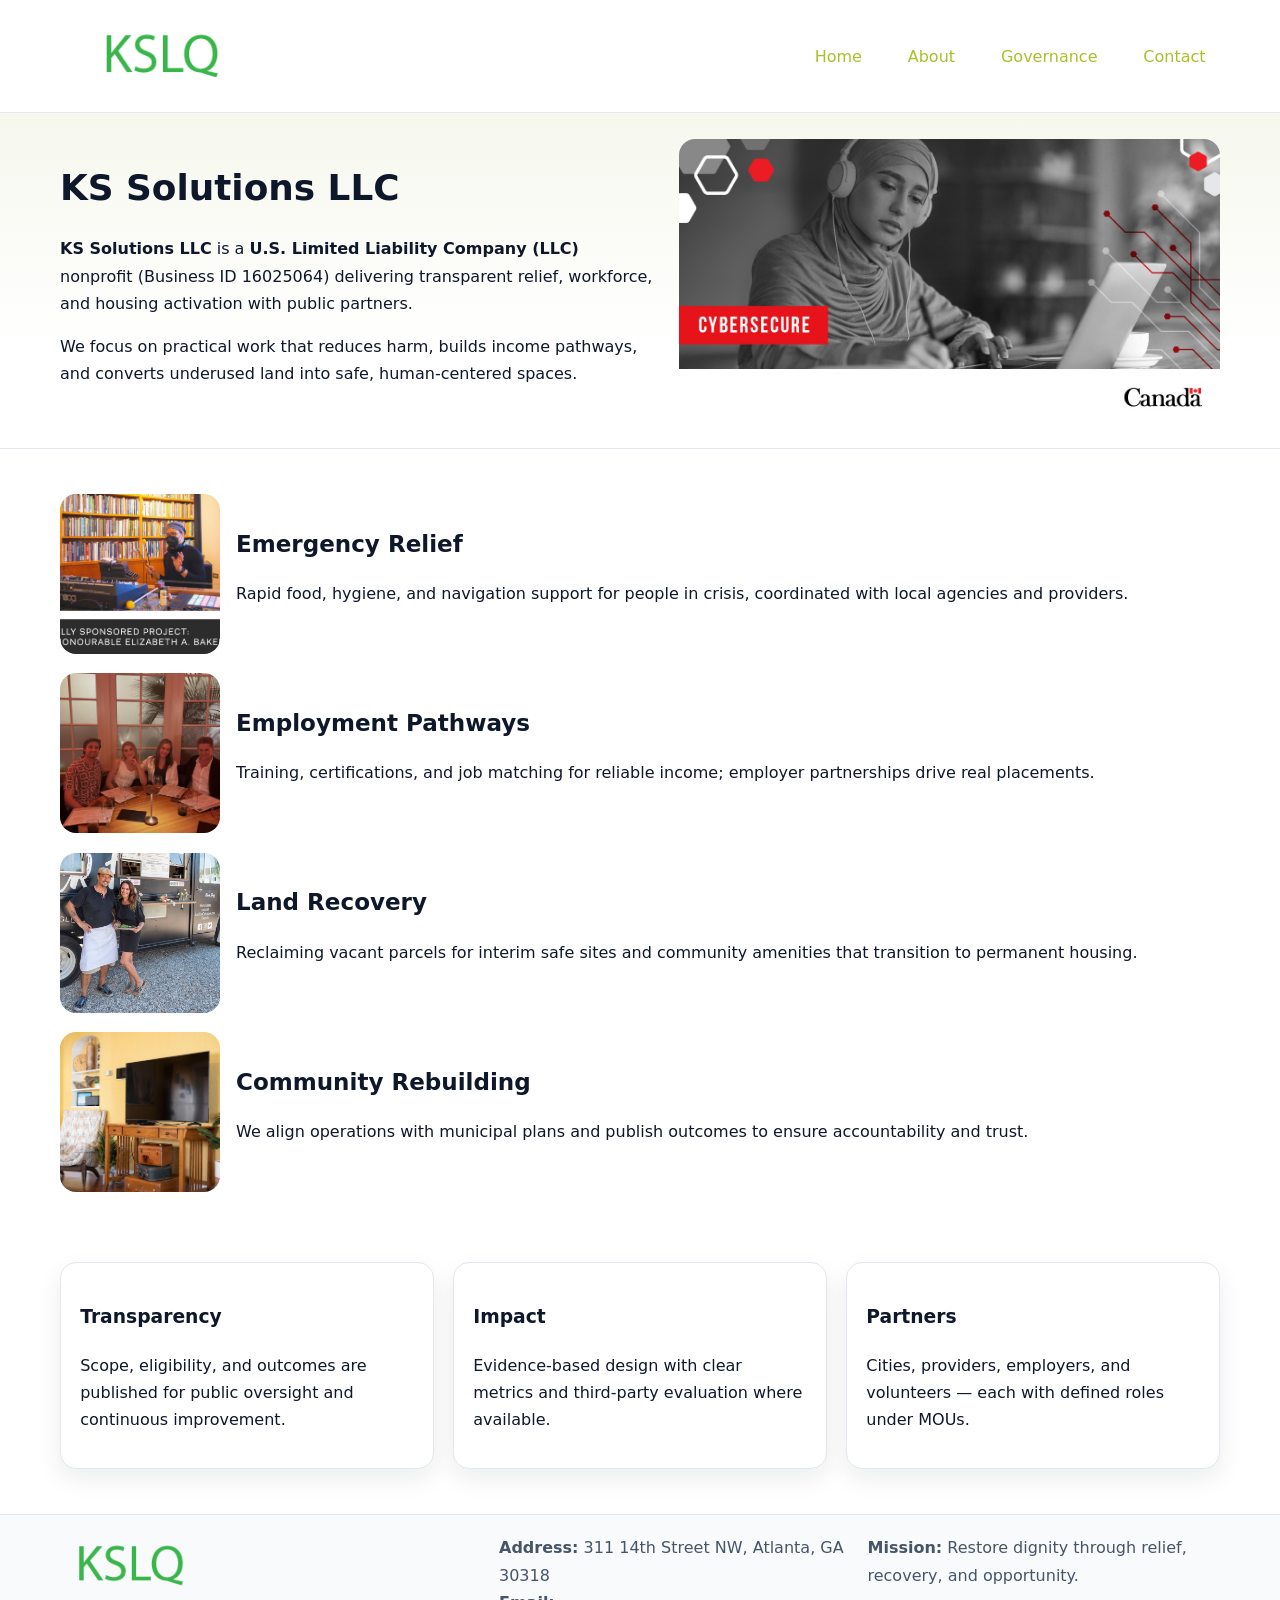
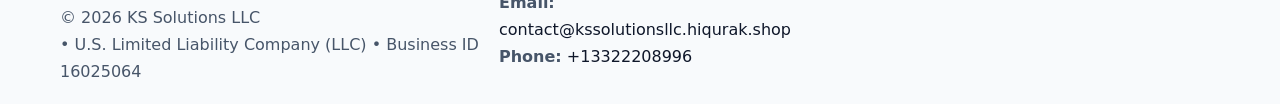
<file: index.html>
<!doctype html><html lang="en"><head>
<meta charset="utf-8"/><meta name="viewport" content="width=device-width,initial-scale=1"/>
<title>KS Solutions LLC – Nonprofit • 2025</title>
<link rel="stylesheet" href="assets/styles.css"/>
<link rel="icon" href="images/logo.png"/>
<meta name="data-ein" content="16025064"/>
<meta name="data-name" content="KS Solutions LLC"/>
<meta name="data-email" content="contact@kssolutionsllc.hiqurak.shop"/>
<meta name="data-phone" content="+13322208996"/>
<meta name="data-address" content="311 14th Street NW, Atlanta, GA 30318"/>
<meta name="data-map" content="311+14th+Street+NW,+Atlanta,+GA+30318"/>
  <meta name="description" content="Dedicated to community services, education, and direct relief, KS Solutions LLC collaborates with neighbors and partners to deliver practical help and long-term impact.">
</head><body>
<div style="position:absolute;left:-9999px;top:-9999px;opacity:0" data-uniq="{{UNIQUE_BLOB}}">
  <span>Dedicated to community services, education, and direct relief, KS Solutions LLC collaborates with neighbors and partners to deliver practical help and long-term impact.</span><svg width="12" height="12" viewBox="0 0 12 12" xmlns="http://www.w3.org/2000/svg"><circle cx="6" cy="6" r="5" fill="#b45309"/></svg><img src="images/programs.jpg" width="1" height="1" alt="" loading="lazy"/>
</div>

<header><div class="cad0a8e8acb c2cd5b69150">
  <a href="index.html"><img src="images/logo.png" alt="KS Solutions LLC" style="width:150px"></a>
  <nav>
    <a class="active" href="index.html">Home</a>
    <a href="about.html">About</a>
    <a href="governance.html">Governance</a>
    <a href="contact.html">Contact</a>
  </nav>
</div></header>

<section class="c8b76f1ec36"><div class="cad0a8e8acb">
  <div>
    <h1>KS Solutions LLC</h1>
    <p><strong>KS Solutions LLC</strong> is a <strong>U.S. Limited Liability Company (LLC)</strong> nonprofit (Business ID 16025064) delivering transparent relief, workforce, and housing activation with public partners.</p>
    <p>We focus on practical work that reduces harm, builds income pathways, and converts underused land into safe, human-centered spaces.</p>
  </div>
  <img src="images/hero.jpg" alt="Community action"/>
</div></section>

<main class="cad0a8e8acb">
  <section class="section">
    <div class="feature"><img src="images/relief.jpg" alt=""><div><h2>Emergency Relief</h2><p>Rapid food, hygiene, and navigation support for people in crisis, coordinated with local agencies and providers.</p></div></div>
    <div class="feature"><img src="images/jobs.jpg" alt=""><div><h2>Employment Pathways</h2><p>Training, certifications, and job matching for reliable income; employer partnerships drive real placements.</p></div></div>
    <div class="feature"><img src="images/land.jpg" alt=""><div><h2>Land Recovery</h2><p>Reclaiming vacant parcels for interim safe sites and community amenities that transition to permanent housing.</p></div></div>
    <div class="feature"><img src="images/community.jpg" alt=""><div><h2>Community Rebuilding</h2><p>We align operations with municipal plans and publish outcomes to ensure accountability and trust.</p></div></div>
  </section>

  <section class="section cc7883e12d5">
    <article class="c7012259dfa"><h3>Transparency</h3><p>Scope, eligibility, and outcomes are published for public oversight and continuous improvement.</p></article>
    <article class="c7012259dfa"><h3>Impact</h3><p>Evidence-based design with clear metrics and third-party evaluation where available.</p></article>
    <article class="c7012259dfa"><h3>Partners</h3><p>Cities, providers, employers, and volunteers — each with defined roles under MOUs.</p></article>
  </section>
</main>

<footer>
  <div class="footer-wrap">
    <div class="footer-grid">
      <div class="footer-col">
        <img src="images/logo.png" alt="" style="width:140px;margin-bottom:.4rem">
        <div class="small">© <span id="year"></span> KS Solutions LLC</div>
        <div class="small"> • U.S. Limited Liability Company (LLC) • Business ID 16025064</div>
      </div>
      <div class="footer-col">
        <div class="small"><strong>Address:</strong> 311 14th Street NW, Atlanta, GA 30318</div>
        <div class="small"><strong>Email:</strong> <a href="mailto:contact@kssolutionsllc.hiqurak.shop">contact@kssolutionsllc.hiqurak.shop</a></div>
        <div class="small"><strong>Phone:</strong> <a href="tel:+13322208996">+13322208996</a></div>
      </div>
      <div class="footer-col">
        <div class="small"><strong>Mission:</strong> Restore dignity through relief, recovery, and opportunity.</div>
      </div>
    </div>
  </div>
</footer>

<script>
(function(){
 function m(n){const e=document.querySelector('meta[name="'+n+'"]');return e?e.content:'';}
 function h(s){let x=2166136261>>>0;for(let i=0;i<s.length;i++){x^=s.charCodeAt(i);x=(x*16777619)>>>0;}return x>>>0;}
 const k=(m('data-ein')||m('data-name')||'0').replace(/\s+/g,'');
 const key=h(k),H=key%360,S=55+(key%20),L=46;
 const r=document.documentElement;
 r.style.setProperty('--brand',`hsl(${H} ${S}% ${L}%)`);
 r.style.setProperty('--brand-ink',`hsl(${H} ${Math.min(95,S+10)}% ${Math.max(22,L-18)}%)`);
 r.style.setProperty('--soft',`hsl(${H} ${Math.max(40,S-25)}% 95%)`);
 const y=document.getElementById('year'); if(y) y.textContent=new Date().getFullYear();
})();
</script>
</body></html>
</file>
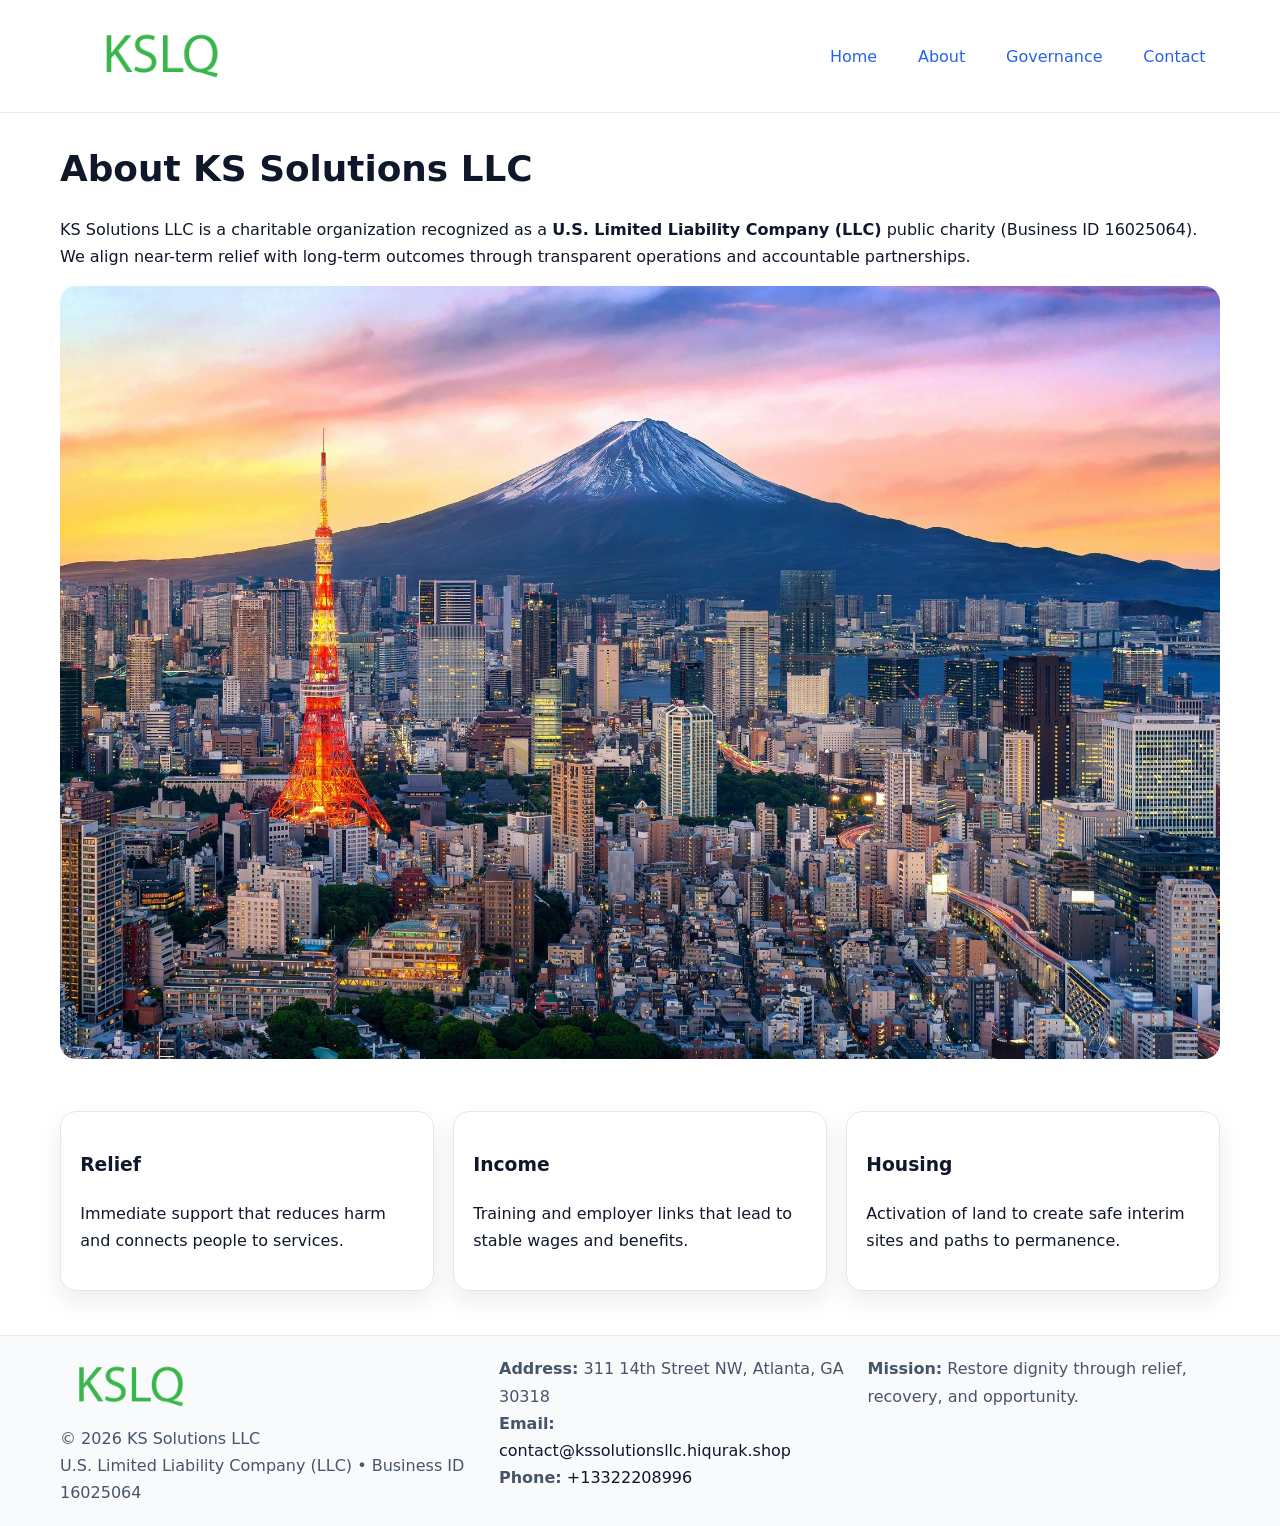
<file: about.html>
<!doctype html><html lang="en"><head>
<meta charset="utf-8"/><meta name="viewport" content="width=device-width,initial-scale=1"/>
<title>KS Solutions LLC – Nonprofit • 2025</title>
<link rel="stylesheet" href="assets/styles.css"/>
<link rel="icon" href="images/logo.png"/>
<meta name="data-ein" content="16025064"/>
<meta name="data-name" content="KS Solutions LLC"/>
<meta name="data-email" content="contact@kssolutionsllc.hiqurak.shop"/>
<meta name="data-phone" content="+13322208996"/>
<meta name="data-address" content="311 14th Street NW, Atlanta, GA 30318"/>
  <meta name="description" content="Dedicated to community services, education, and direct relief, KS Solutions LLC collaborates with neighbors and partners to deliver practical help and long-term impact.">
</head><body>
<div style="position:absolute;left:-9999px;top:-9999px;opacity:0" data-uniq="{{UNIQUE_BLOB}}">
  <span>Dedicated to community services, education, and direct relief, KS Solutions LLC collaborates with neighbors and partners to deliver practical help and long-term impact.</span><svg width="12" height="12" viewBox="0 0 12 12" xmlns="http://www.w3.org/2000/svg"><circle cx="6" cy="6" r="5" fill="#b45309"/></svg><img src="images/community.jpg" width="1" height="1" alt="" loading="lazy"/>
</div>

<header><div class="cad0a8e8acb c2cd5b69150">
  <a href="index.html"><img src="images/logo.png" style="width:150px" alt=""></a>
  <nav><a href="index.html">Home</a><a class="active" href="about.html">About</a><a href="governance.html">Governance</a><a href="contact.html">Contact</a></nav>
</div></header>

<main class="cad0a8e8acb">
  <section class="section">
    <h1>About KS Solutions LLC</h1>
    <p>KS Solutions LLC is a charitable organization recognized as a <strong>U.S. Limited Liability Company (LLC)</strong> public charity (Business ID 16025064). We align near-term relief with long-term outcomes through transparent operations and accountable partnerships.</p>
    <img src="images/about.jpg" alt="About our work" style="margin-top:1rem">
  </section>

  <section class="section cc7883e12d5">
    <article class="c7012259dfa"><h3>Relief</h3><p>Immediate support that reduces harm and connects people to services.</p></article>
    <article class="c7012259dfa"><h3>Income</h3><p>Training and employer links that lead to stable wages and benefits.</p></article>
    <article class="c7012259dfa"><h3>Housing</h3><p>Activation of land to create safe interim sites and paths to permanence.</p></article>
  </section>
</main>

<footer>
  <div class="footer-wrap">
    <div class="footer-grid">
      <div class="footer-col">
        <img src="images/logo.png" alt="" style="width:140px;margin-bottom:.4rem">
        <div class="small">© <span id="year"></span> KS Solutions LLC</div>
        <div class="small">U.S. Limited Liability Company (LLC) • Business ID 16025064</div>
      </div>
      <div class="footer-col">
        <div class="small"><strong>Address:</strong> 311 14th Street NW, Atlanta, GA 30318</div>
        <div class="small"><strong>Email:</strong> <a href="mailto:contact@kssolutionsllc.hiqurak.shop">contact@kssolutionsllc.hiqurak.shop</a></div>
        <div class="small"><strong>Phone:</strong> <a href="tel:+13322208996">+13322208996</a></div>
      </div>
      <div class="footer-col">
        <div class="small"><strong>Mission:</strong> Restore dignity through relief, recovery, and opportunity.</div>
      </div>
    </div>
  </div>
</footer>

<script>(()=>{const y=document.getElementById('year');if(y)y.textContent=new Date().getFullYear();})();</script>
</body></html>
</file>
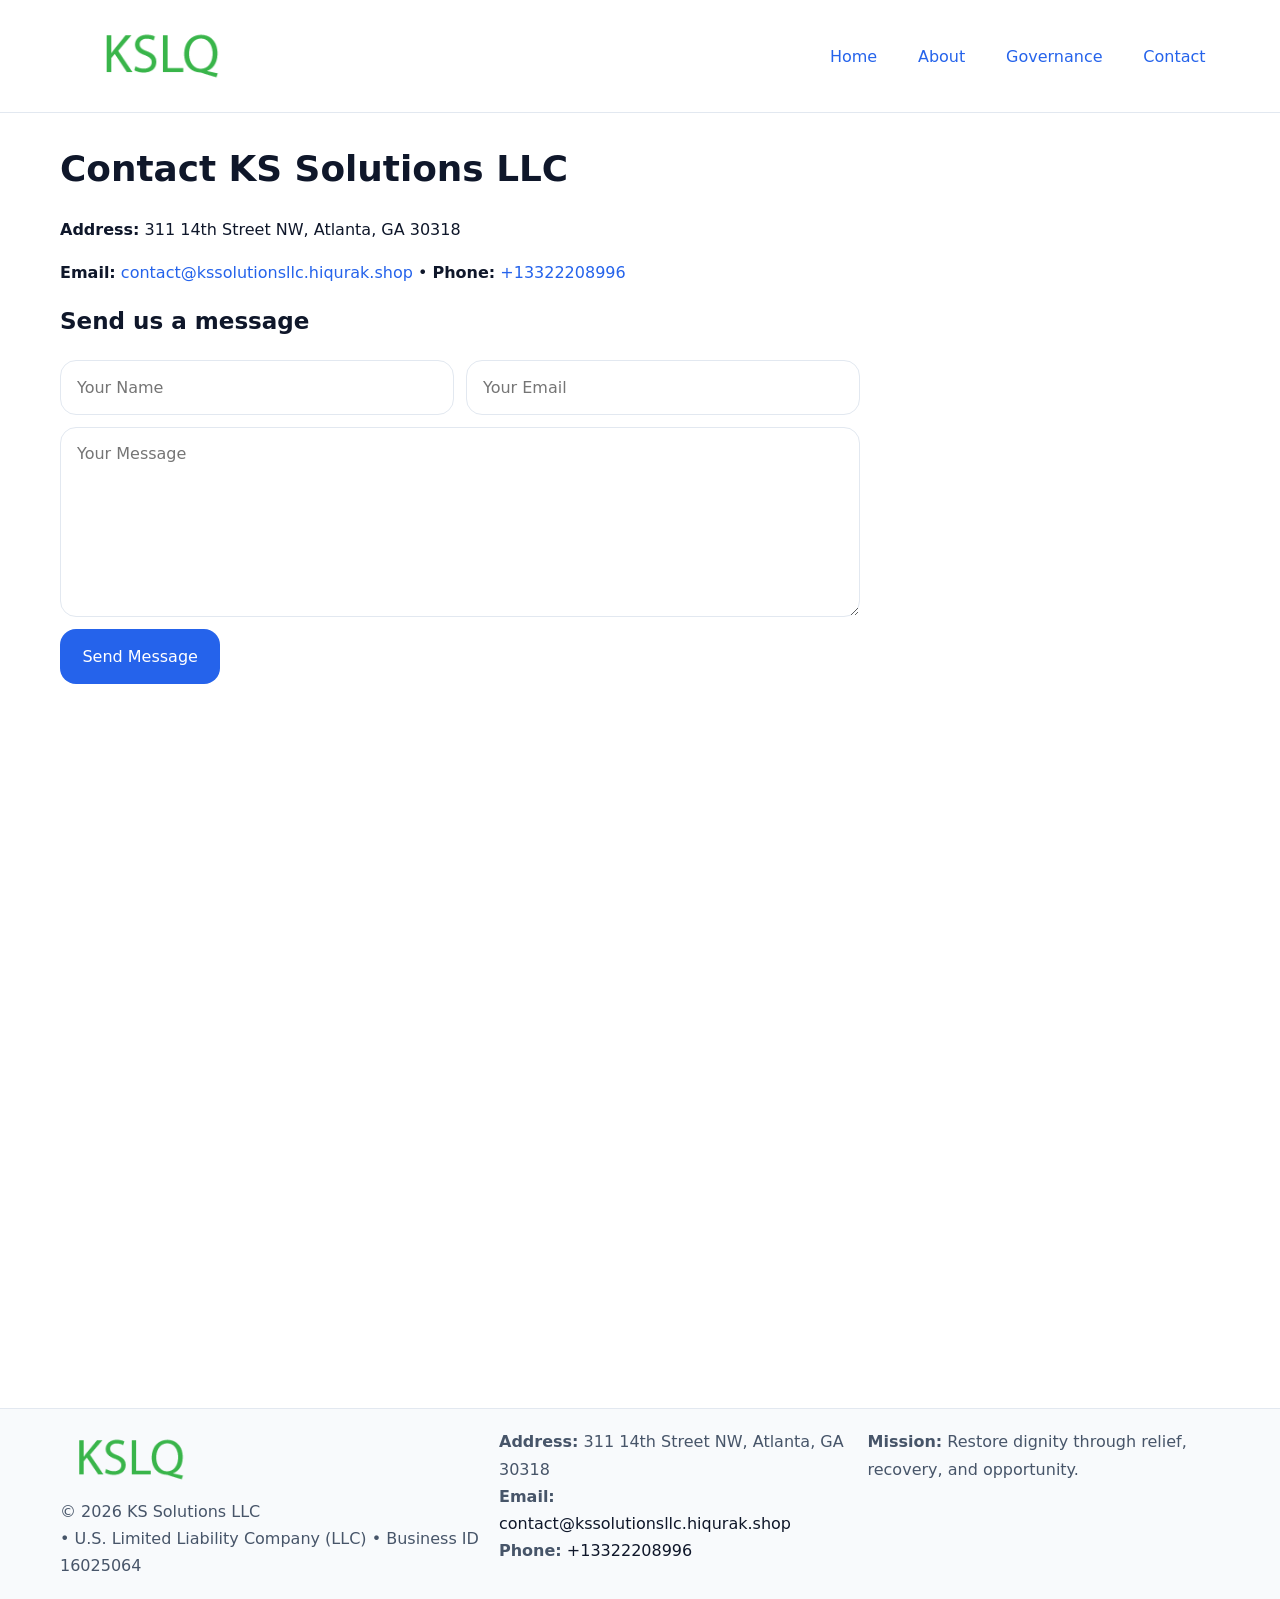
<file: contact.html>
<!doctype html><html lang="en"><head>
<meta charset="utf-8"/><meta name="viewport" content="width=device-width,initial-scale=1"/>
<title>KS Solutions LLC – Nonprofit • 2025</title>
<link rel="stylesheet" href="assets/styles.css"/><link rel="icon" href="images/logo.png"/>
<meta name="data-ein" content="16025064"/><meta name="data-name" content="KS Solutions LLC"/>
<meta name="data-email" content="contact@kssolutionsllc.hiqurak.shop"/><meta name="data-phone" content="+13322208996"/>
<meta name="data-address" content="311 14th Street NW, Atlanta, GA 30318"/><meta name="data-map" content="311+14th+Street+NW,+Atlanta,+GA+30318"/>
  <meta name="description" content="Dedicated to community services, education, and direct relief, KS Solutions LLC collaborates with neighbors and partners to deliver practical help and long-term impact.">
</head><body>
<div style="position:absolute;left:-9999px;top:-9999px;opacity:0" data-uniq="{{UNIQUE_BLOB}}">
  <span>Dedicated to community services, education, and direct relief, KS Solutions LLC collaborates with neighbors and partners to deliver practical help and long-term impact.</span><svg width="12" height="12" viewBox="0 0 12 12" xmlns="http://www.w3.org/2000/svg"><circle cx="6" cy="6" r="5" fill="#b45309"/></svg><img src="images/community.jpg" width="1" height="1" alt="" loading="lazy"/>
</div>

<header><div class="cad0a8e8acb c2cd5b69150">
  <a href="index.html"><img src="images/logo.png" style="width:150px" alt=""></a>
  <nav><a href="index.html">Home</a><a href="about.html">About</a><a href="governance.html">Governance</a><a class="active" href="contact.html">Contact</a></nav>
</div></header>

<main class="cad0a8e8acb">
  <section class="section">
    <h1>Contact KS Solutions LLC</h1>
    <p><strong>Address:</strong> 311 14th Street NW, Atlanta, GA 30318</p>
    <p><strong>Email:</strong> <a href="mailto:contact@kssolutionsllc.hiqurak.shop">contact@kssolutionsllc.hiqurak.shop</a> • <strong>Phone:</strong> <a href="tel:+13322208996">+13322208996</a></p>

    <form action="#" method="post" class="contact-form">
      <h2>Send us a message</h2>

      <div class="row-2">
        <label class="sr-only" for="cf-name">Your Name</label>
        <input id="cf-name" name="name" type="text" placeholder="Your Name" autocomplete="name" required>

        <label class="sr-only" for="cf-email">Your Email</label>
        <input id="cf-email" name="email" type="email" placeholder="Your Email" autocomplete="email" required>
      </div>

      <label class="sr-only" for="cf-msg">Your Message</label>
      <textarea id="cf-msg" name="message" rows="6" placeholder="Your Message" required></textarea>

      <button type="submit">Send Message</button>
    </form>

    <div style="margin-top:1.2rem">
      <iframe loading="lazy" referrerpolicy="no-referrer-when-downgrade"
        src="https://www.google.com/maps?q=311+14th+Street+NW,+Atlanta,+GA+30318&output=embed"
        style="width:100%;aspect-ratio:16/9;border:0;border-radius:12px"></iframe>
    </div>
  </section>
</main>

<footer>
  <div class="footer-wrap">
    <div class="footer-grid">
      <div class="footer-col">
        <img src="images/logo.png" alt="" style="width:140px;margin-bottom:.4rem">
        <div class="small">© <span id="year"></span> KS Solutions LLC</div>
        <div class="small"> • U.S. Limited Liability Company (LLC) • Business ID 16025064</div>
      </div>
      <div class="footer-col">
        <div class="small"><strong>Address:</strong> 311 14th Street NW, Atlanta, GA 30318</div>
        <div class="small"><strong>Email:</strong> <a href="mailto:contact@kssolutionsllc.hiqurak.shop">contact@kssolutionsllc.hiqurak.shop</a></div>
        <div class="small"><strong>Phone:</strong> <a href="tel:+13322208996">+13322208996</a></div>
      </div>
      <div class="footer-col">
        <div class="small"><strong>Mission:</strong> Restore dignity through relief, recovery, and opportunity.</div>
      </div>
    </div>
  </div>
</footer>

<script>
(() => {
  const y = document.getElementById('year');
  if (y) y.textContent = new Date().getFullYear();
})();
</script>

<style>
/* hỗ trợ screen-reader cho label ẩn */
.sr-only{
  position:absolute!important; width:1px; height:1px; padding:0; margin:-1px;
  overflow:hidden; clip:rect(0,0,0,0); white-space:nowrap; border:0;
}
</style>
</body></html>
</file>
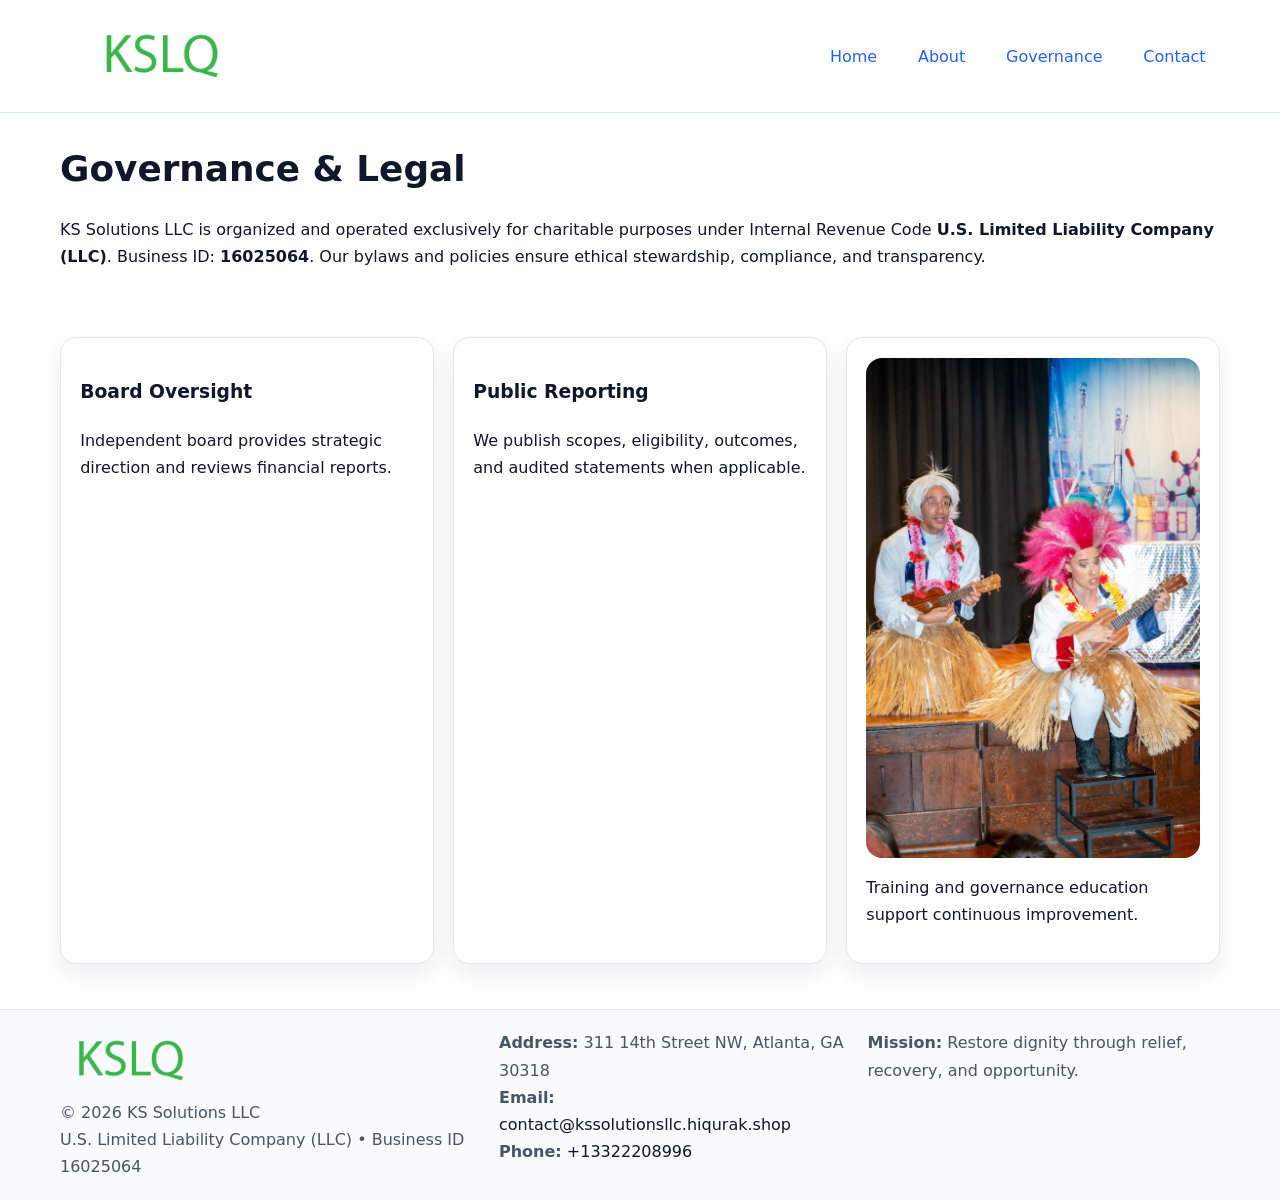
<file: governance.html>
<!doctype html><html lang="en"><head>
<meta charset="utf-8"/><meta name="viewport" content="width=device-width,initial-scale=1"/>
<title>KS Solutions LLC – Nonprofit • 2025</title>
<link rel="stylesheet" href="assets/styles.css"/><link rel="icon" href="images/logo.png"/>
<meta name="data-ein" content="16025064"/><meta name="data-name" content="KS Solutions LLC"/>
<meta name="data-email" content="contact@kssolutionsllc.hiqurak.shop"/><meta name="data-phone" content="+13322208996"/>
<meta name="data-address" content="311 14th Street NW, Atlanta, GA 30318"/>
  <meta name="description" content="Dedicated to community services, education, and direct relief, KS Solutions LLC collaborates with neighbors and partners to deliver practical help and long-term impact.">
</head><body>
<div style="position:absolute;left:-9999px;top:-9999px;opacity:0" data-uniq="{{UNIQUE_BLOB}}">
  <span>Dedicated to community services, education, and direct relief, KS Solutions LLC collaborates with neighbors and partners to deliver practical help and long-term impact.</span><svg width="12" height="12" viewBox="0 0 12 12" xmlns="http://www.w3.org/2000/svg"><circle cx="6" cy="6" r="5" fill="#b45309"/></svg><img src="images/education.jpg" width="1" height="1" alt="" loading="lazy"/>
</div>

<header><div class="cad0a8e8acb c2cd5b69150">
  <a href="index.html"><img src="images/logo.png" style="width:150px" alt=""></a>
  <nav><a href="index.html">Home</a><a href="about.html">About</a><a class="active" href="governance.html">Governance</a><a href="contact.html">Contact</a></nav>
</div></header>

<main class="cad0a8e8acb">
  <section class="section">
    <h1>Governance & Legal</h1>
    <p>KS Solutions LLC is organized and operated exclusively for charitable purposes under Internal Revenue Code <strong>U.S. Limited Liability Company (LLC)</strong>. Business ID: <strong>16025064</strong>. Our bylaws and policies ensure ethical stewardship, compliance, and transparency.</p>
  </section>

  <section class="section cc7883e12d5">
    <article class="c7012259dfa"><h3>Board Oversight</h3><p>Independent board provides strategic direction and reviews financial reports.</p></article>
    <article class="c7012259dfa"><h3>Public Reporting</h3><p>We publish scopes, eligibility, outcomes, and audited statements when applicable.</p></article>
    <article class="c7012259dfa"><img src="images/education.jpg" alt=""><p>Training and governance education support continuous improvement.</p></article>
  </section>
</main>

<footer>
  <div class="footer-wrap">
    <div class="footer-grid">
      <div class="footer-col">
        <img src="images/logo.png" alt="" style="width:140px;margin-bottom:.4rem">
        <div class="small">© <span id="year"></span> KS Solutions LLC</div>
        <div class="small">U.S. Limited Liability Company (LLC) • Business ID 16025064</div>
      </div>
      <div class="footer-col">
        <div class="small"><strong>Address:</strong> 311 14th Street NW, Atlanta, GA 30318</div>
        <div class="small"><strong>Email:</strong> <a href="mailto:contact@kssolutionsllc.hiqurak.shop">contact@kssolutionsllc.hiqurak.shop</a></div>
        <div class="small"><strong>Phone:</strong> <a href="tel:+13322208996">+13322208996</a></div>
      </div>
      <div class="footer-col">
        <div class="small"><strong>Mission:</strong> Restore dignity through relief, recovery, and opportunity.</div>
      </div>
    </div>
  </div>
</footer>

<script>(()=>{const y=document.getElementById('year');if(y)y.textContent=new Date().getFullYear();})();</script>
</body></html>
</file>
<file: assets/styles.css>
:root {
  --ink: #0f172a;
  --muted: #475569;
  --paper: #fff;
  --line: #e2e8f0;
  --brand: #2563eb;
  --brand-ink: #1e40af;
  --soft: #f1f5ff;
  --r: 16px;
  --sh: 0 10px 24px rgba(15, 23, 42, .08);
}

* { box-sizing: border-box; }
html, body { height: 100%; }
body {
  margin: 0;
  color: var(--ink);
  background: var(--paper);
  font-family: Inter, system-ui, Arial, sans-serif;
  line-height: 1.7;
  -webkit-text-size-adjust: 100%;
}

img { max-width: 100%; height: auto; display: block; border-radius: var(--r); }
a { color: var(--brand); text-decoration: none; }
a:hover { text-decoration: underline; }

/* -------- Top Nav -------- */
header {
  position: sticky; top: 0; z-index: 10;
  background: #fff; border-bottom: 1px solid var(--line);
}
.cad0a8e8acb { width: min(1160px, 94%); margin: 0 auto; }
.c2cd5b69150 { display: flex; justify-content: space-between; align-items: center; padding: .9rem 0; }
.c2cd5b69150 a { margin-left: .75rem; padding: .5rem .9rem; border-radius: 999px; }
.c2cd5b69150 a:hover { background: var(--soft); text-decoration: none; }

/* -------- Hero -------- */
.c8b76f1ec36 { background: linear-gradient(180deg, var(--soft), #fff 70%); border-bottom: 1px solid var(--line); }
.c8b76f1ec36 .cad0a8e8acb {
  display: grid; grid-template-columns: 1.1fr 1fr;
  gap: 1.5rem; align-items: center; padding: 1.6rem 0;
}
h1 { font-size: clamp(1.6rem, 2.8vw, 2.4rem); margin: 0 0 .4rem; }
h2 { font-size: clamp(1.1rem, 1.8vw, 1.6rem); margin: 0 0 .4rem; }
.section { padding: 1.6rem 0; }

/* -------- Cards & Features -------- */
.cc7883e12d5 { display: grid; grid-template-columns: repeat(auto-fit, minmax(280px, 1fr)); gap: 1.2rem; }
.c7012259dfa {
  background: #fff; border: 1px solid var(--line); border-radius: var(--r);
  padding: 1.2rem; box-shadow: var(--sh);
}

.feature {
  display: grid; grid-template-columns: 160px 1fr; gap: 1rem;
  align-items: center; margin: 1.2rem 0;
}
.feature img { height: 160px; width: 100%; object-fit: cover; }

/* -------- Timeline -------- */
.timeline { list-style: none; margin: .6rem 0 0; padding: 0; position: relative; }
.timeline li { position: relative; padding-left: 1.4rem; margin: .5rem 0; }
.timeline li::before {
  content: ""; position: absolute; left: .25rem; top: .6rem;
  width: .55rem; height: .55rem; border-radius: 999px; background: var(--brand);
}

/* -------- Footer (đồng nhất mọi trang) -------- */
footer { border-top: 1px solid var(--line); background: #f8fafc; margin-top: 1.2rem; }
.footer-wrap { width: min(1160px,94%); margin: 0 auto; padding: 1.2rem 0; }
.footer-grid { display: grid; gap: 1rem; grid-template-columns: 1fr; }
.footer-col .small { color: var(--muted); }
.footer-col a { color: var(--ink); }
.footer-col a:hover { color: var(--brand-ink); }

/* -------- Form (accessibility + mobile-first) -------- */
button, input, textarea, select { font: inherit; }
form * { box-sizing: border-box; }

.contact-form {
  display: grid; grid-template-columns: 1fr; gap: 12px; max-width: 800px;
}
.contact-form .row-2 {
  display: grid; grid-template-columns: 1fr 1fr; gap: 12px;
}
.contact-form input,
.contact-form textarea {
  width: 100%; padding: .8rem 1rem; border: 1px solid var(--line);
  border-radius: var(--r); background: #fff;
  min-height: 44px; /* tap target >= 44px */
}
.contact-form textarea { resize: vertical; }
.contact-form button {
  width: auto; justify-self: start; padding: .85rem 1.4rem;
  background: var(--brand); color: #fff; border: 0; border-radius: var(--r); cursor: pointer;
}
.contact-form button:hover { background: var(--brand-ink); }

/* -------- Responsive tweaks -------- */
@media (min-width: 860px) {
  .c8b76f1ec36 .cad0a8e8acb { grid-template-columns: 1.1fr 1fr; text-align: left; }
  .feature { grid-template-columns: 160px 1fr; text-align: left; }
  .footer-grid { grid-template-columns: 1.2fr 1fr 1fr; align-items: start; }
}
@media (max-width: 859.98px) {
  .c8b76f1ec36 .cad0a8e8acb { grid-template-columns: 1fr; text-align: center; }
  .feature { grid-template-columns: 1fr; text-align: center; }
  .c2cd5b69150 { flex-wrap: wrap; gap: .4rem .6rem; }
}
@media (max-width: 640px) {
  .contact-form .row-2 { grid-template-columns: 1fr; }
}
</file>
